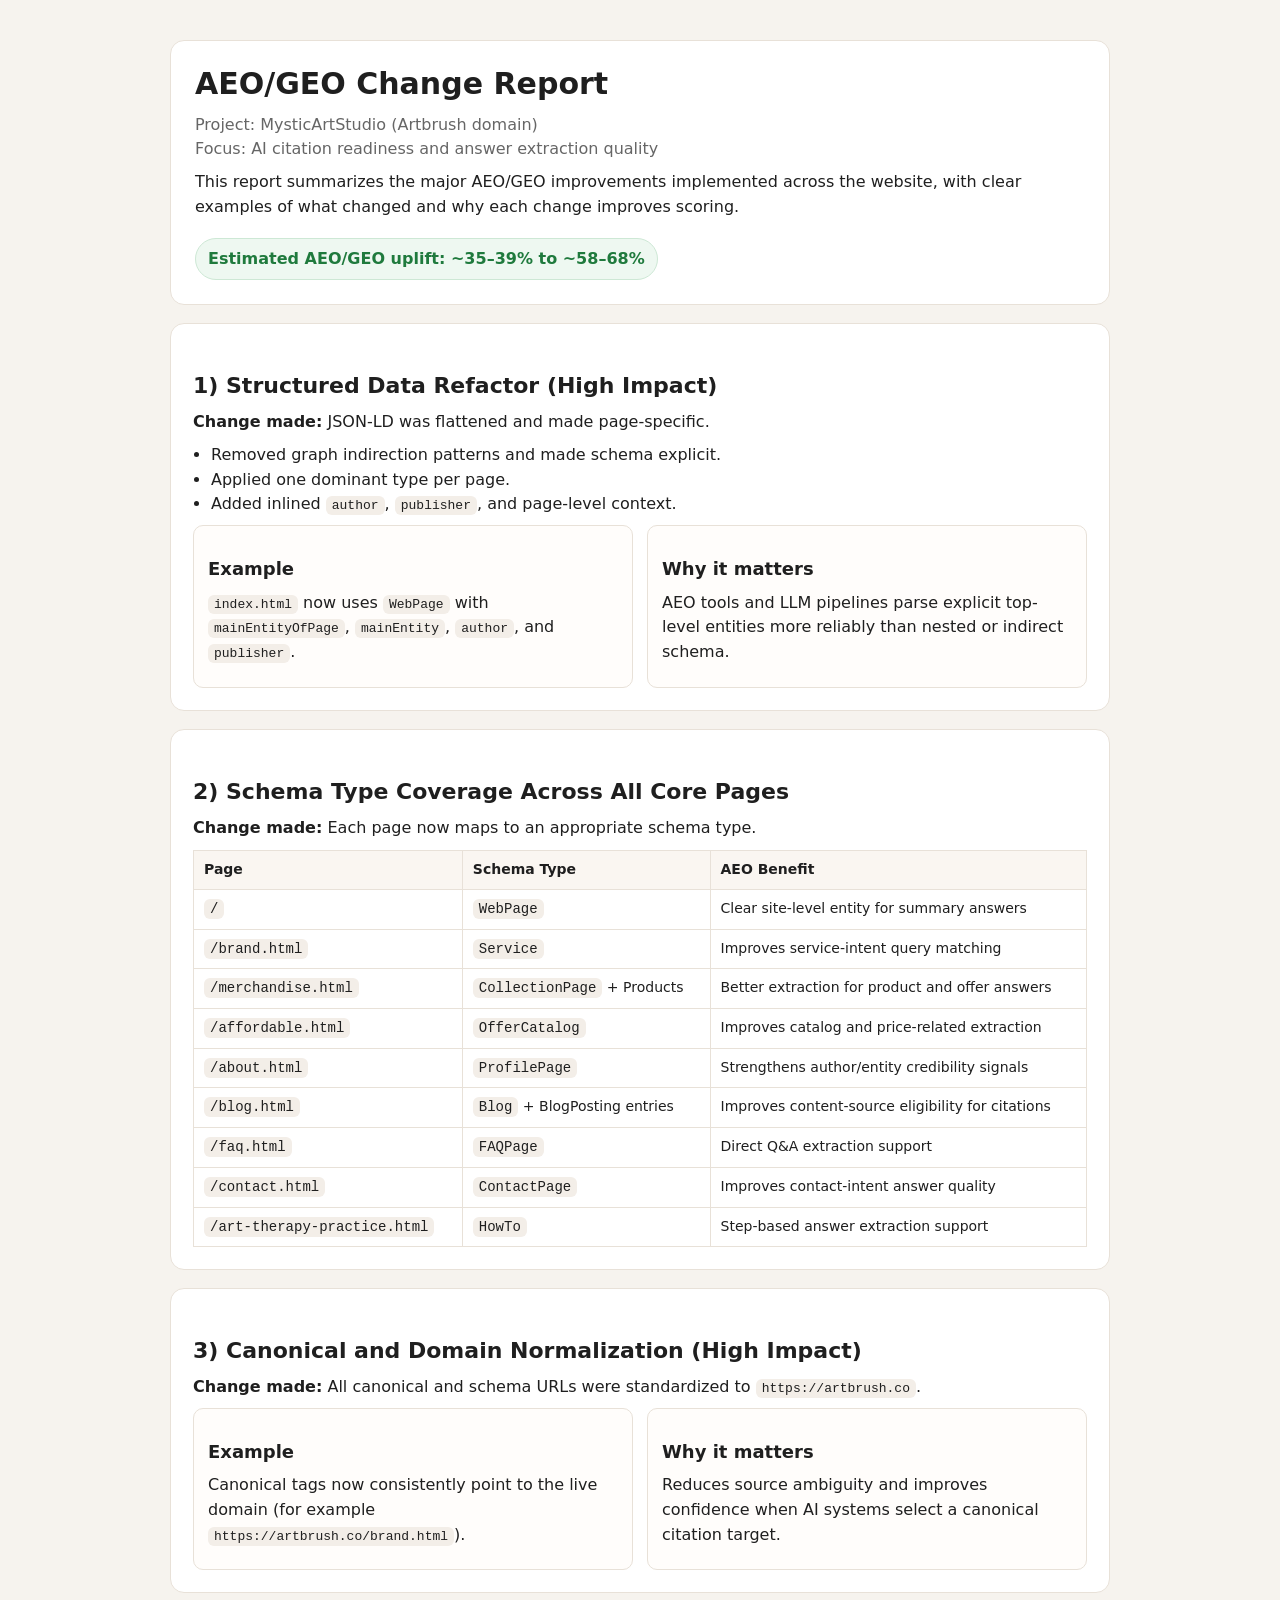
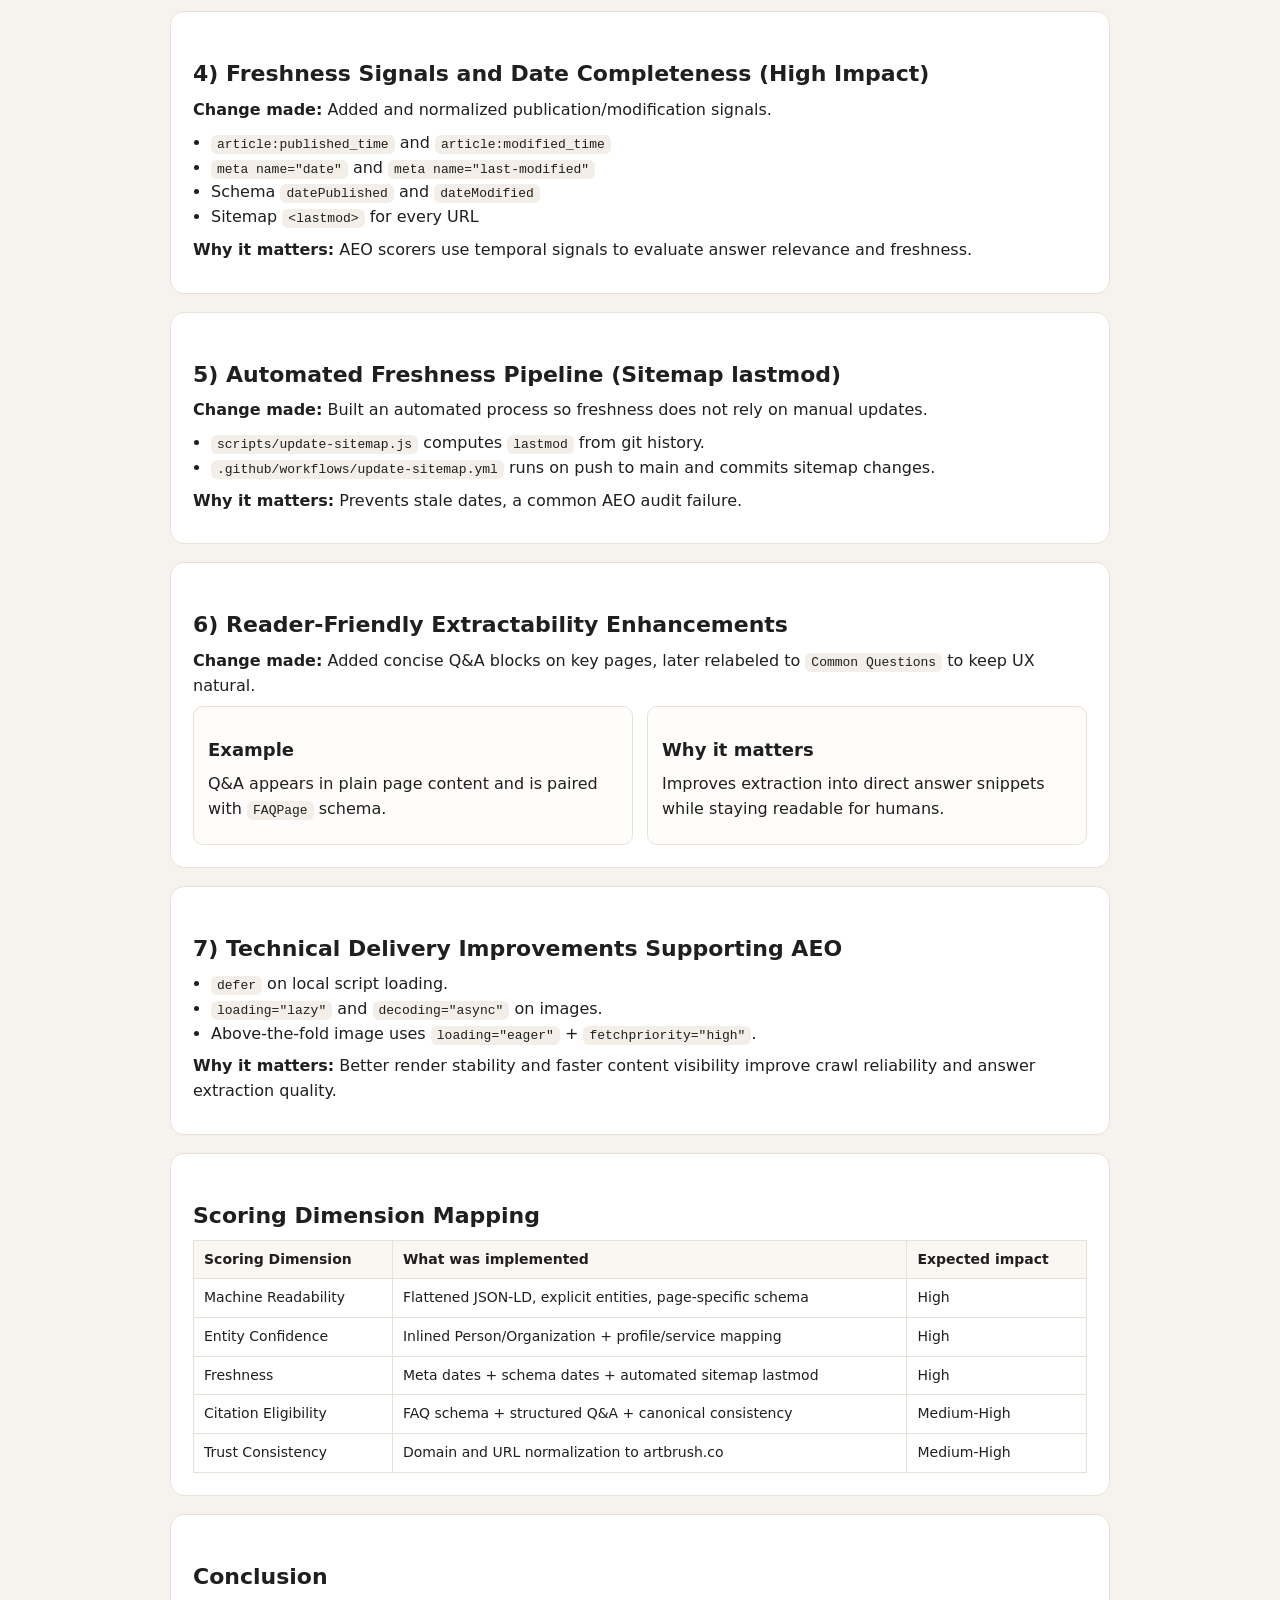
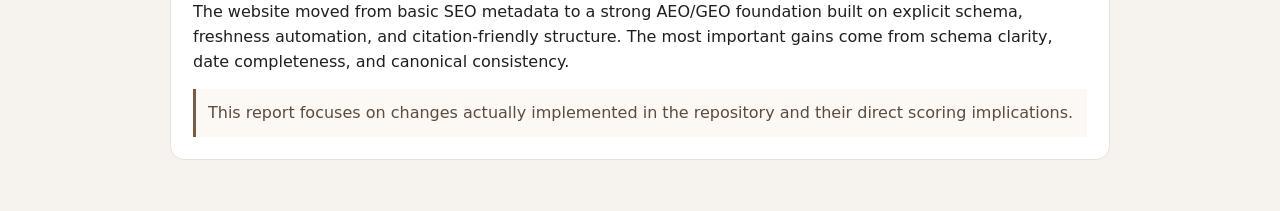
<file: docs/AEO-GEO-CHANGE-REPORT.html>
<!DOCTYPE html>
<html lang="en">
  <head>
    <meta charset="UTF-8" />
    <meta name="viewport" content="width=device-width, initial-scale=1.0" />
    <title>AEO/GEO Change Report - MysticArtStudio</title>
    <style>
      :root {
        --bg: #f6f3ee;
        --card: #ffffff;
        --text: #1f1f1f;
        --muted: #666;
        --accent: #7a5b43;
        --border: #e8e1d8;
        --good: #1f7a3d;
      }

      * {
        box-sizing: border-box;
      }

      body {
        margin: 0;
        font-family: Inter, system-ui, -apple-system, Segoe UI, Roboto, sans-serif;
        background: var(--bg);
        color: var(--text);
        line-height: 1.55;
      }

      .wrap {
        max-width: 980px;
        margin: 0 auto;
        padding: 40px 20px 60px;
      }

      .hero {
        background: var(--card);
        border: 1px solid var(--border);
        border-radius: 14px;
        padding: 24px;
      }

      h1,
      h2,
      h3 {
        margin: 0 0 10px;
        line-height: 1.25;
      }

      h1 {
        font-size: 30px;
      }

      h2 {
        margin-top: 26px;
        font-size: 22px;
      }

      h3 {
        margin-top: 18px;
        font-size: 18px;
      }

      p {
        margin: 8px 0;
      }

      .muted {
        color: var(--muted);
      }

      .kpi {
        display: inline-block;
        margin-top: 10px;
        padding: 8px 12px;
        border-radius: 999px;
        background: #eef8f1;
        border: 1px solid #cde8d5;
        color: var(--good);
        font-weight: 600;
      }

      .section {
        margin-top: 18px;
        background: var(--card);
        border: 1px solid var(--border);
        border-radius: 14px;
        padding: 22px;
      }

      .grid {
        display: grid;
        gap: 14px;
        grid-template-columns: repeat(auto-fit, minmax(280px, 1fr));
      }

      .tile {
        border: 1px solid var(--border);
        border-radius: 10px;
        padding: 14px;
        background: #fffdfb;
      }

      ul {
        margin: 8px 0 8px 18px;
        padding: 0;
      }

      code {
        background: #f3eee8;
        padding: 2px 6px;
        border-radius: 6px;
      }

      table {
        width: 100%;
        border-collapse: collapse;
        margin-top: 10px;
        font-size: 14px;
      }

      th,
      td {
        border: 1px solid var(--border);
        padding: 8px 10px;
        text-align: left;
        vertical-align: top;
      }

      th {
        background: #faf6f1;
      }

      .note {
        margin-top: 14px;
        padding: 12px;
        border-left: 3px solid var(--accent);
        background: #fcf8f4;
        color: #5a4c3f;
      }
    </style>
    <link rel="icon" type="image/png" href="../assets/images/logo.png" />
    <link rel="apple-touch-icon" href="../assets/images/logo.png" />
  </head>
  <body>
    <main class="wrap">
      <section class="hero">
        <h1>AEO/GEO Change Report</h1>
        <p class="muted">
          Project: MysticArtStudio (Artbrush domain)
          <br />
          Focus: AI citation readiness and answer extraction quality
        </p>
        <p>
          This report summarizes the major AEO/GEO improvements implemented across the
          website, with clear examples of what changed and why each change improves
          scoring.
        </p>
        <span class="kpi">Estimated AEO/GEO uplift: ~35–39% to ~58–68%</span>
      </section>

      <section class="section">
        <h2>1) Structured Data Refactor (High Impact)</h2>
        <p><strong>Change made:</strong> JSON-LD was flattened and made page-specific.</p>
        <ul>
          <li>Removed graph indirection patterns and made schema explicit.</li>
          <li>Applied one dominant type per page.</li>
          <li>Added inlined <code>author</code>, <code>publisher</code>, and page-level context.</li>
        </ul>
        <div class="grid">
          <div class="tile">
            <h3>Example</h3>
            <p>
              <code>index.html</code> now uses <code>WebPage</code> with
              <code>mainEntityOfPage</code>, <code>mainEntity</code>, <code>author</code>,
              and <code>publisher</code>.
            </p>
          </div>
          <div class="tile">
            <h3>Why it matters</h3>
            <p>
              AEO tools and LLM pipelines parse explicit top-level entities more reliably than
              nested or indirect schema.
            </p>
          </div>
        </div>
      </section>

      <section class="section">
        <h2>2) Schema Type Coverage Across All Core Pages</h2>
        <p><strong>Change made:</strong> Each page now maps to an appropriate schema type.</p>
        <table>
          <thead>
            <tr>
              <th>Page</th>
              <th>Schema Type</th>
              <th>AEO Benefit</th>
            </tr>
          </thead>
          <tbody>
            <tr>
              <td><code>/</code></td>
              <td><code>WebPage</code></td>
              <td>Clear site-level entity for summary answers</td>
            </tr>
            <tr>
              <td><code>/brand.html</code></td>
              <td><code>Service</code></td>
              <td>Improves service-intent query matching</td>
            </tr>
            <tr>
              <td><code>/merchandise.html</code></td>
              <td><code>CollectionPage</code> + Products</td>
              <td>Better extraction for product and offer answers</td>
            </tr>
            <tr>
              <td><code>/affordable.html</code></td>
              <td><code>OfferCatalog</code></td>
              <td>Improves catalog and price-related extraction</td>
            </tr>
            <tr>
              <td><code>/about.html</code></td>
              <td><code>ProfilePage</code></td>
              <td>Strengthens author/entity credibility signals</td>
            </tr>
            <tr>
              <td><code>/blog.html</code></td>
              <td><code>Blog</code> + BlogPosting entries</td>
              <td>Improves content-source eligibility for citations</td>
            </tr>
            <tr>
              <td><code>/faq.html</code></td>
              <td><code>FAQPage</code></td>
              <td>Direct Q&A extraction support</td>
            </tr>
            <tr>
              <td><code>/contact.html</code></td>
              <td><code>ContactPage</code></td>
              <td>Improves contact-intent answer quality</td>
            </tr>
            <tr>
              <td><code>/art-therapy-practice.html</code></td>
              <td><code>HowTo</code></td>
              <td>Step-based answer extraction support</td>
            </tr>
          </tbody>
        </table>
      </section>

      <section class="section">
        <h2>3) Canonical and Domain Normalization (High Impact)</h2>
        <p>
          <strong>Change made:</strong> All canonical and schema URLs were standardized to
          <code>https://artbrush.co</code>.
        </p>
        <div class="grid">
          <div class="tile">
            <h3>Example</h3>
            <p>
              Canonical tags now consistently point to the live domain
              (for example <code>https://artbrush.co/brand.html</code>).
            </p>
          </div>
          <div class="tile">
            <h3>Why it matters</h3>
            <p>
              Reduces source ambiguity and improves confidence when AI systems select a
              canonical citation target.
            </p>
          </div>
        </div>
      </section>

      <section class="section">
        <h2>4) Freshness Signals and Date Completeness (High Impact)</h2>
        <p><strong>Change made:</strong> Added and normalized publication/modification signals.</p>
        <ul>
          <li><code>article:published_time</code> and <code>article:modified_time</code></li>
          <li><code>meta name="date"</code> and <code>meta name="last-modified"</code></li>
          <li>Schema <code>datePublished</code> and <code>dateModified</code></li>
          <li>Sitemap <code>&lt;lastmod&gt;</code> for every URL</li>
        </ul>
        <p>
          <strong>Why it matters:</strong> AEO scorers use temporal signals to evaluate
          answer relevance and freshness.
        </p>
      </section>

      <section class="section">
        <h2>5) Automated Freshness Pipeline (Sitemap lastmod)</h2>
        <p>
          <strong>Change made:</strong> Built an automated process so freshness does not rely on
          manual updates.
        </p>
        <ul>
          <li>
            <code>scripts/update-sitemap.js</code> computes <code>lastmod</code> from git history.
          </li>
          <li>
            <code>.github/workflows/update-sitemap.yml</code> runs on push to main and commits
            sitemap changes.
          </li>
        </ul>
        <p><strong>Why it matters:</strong> Prevents stale dates, a common AEO audit failure.</p>
      </section>

      <section class="section">
        <h2>6) Reader-Friendly Extractability Enhancements</h2>
        <p>
          <strong>Change made:</strong> Added concise Q&A blocks on key pages, later relabeled to
          <code>Common Questions</code> to keep UX natural.
        </p>
        <div class="grid">
          <div class="tile">
            <h3>Example</h3>
            <p>
              Q&A appears in plain page content and is paired with <code>FAQPage</code> schema.
            </p>
          </div>
          <div class="tile">
            <h3>Why it matters</h3>
            <p>
              Improves extraction into direct answer snippets while staying readable for
              humans.
            </p>
          </div>
        </div>
      </section>

      <section class="section">
        <h2>7) Technical Delivery Improvements Supporting AEO</h2>
        <ul>
          <li><code>defer</code> on local script loading.</li>
          <li><code>loading="lazy"</code> and <code>decoding="async"</code> on images.</li>
          <li>Above-the-fold image uses <code>loading="eager"</code> + <code>fetchpriority="high"</code>.</li>
        </ul>
        <p>
          <strong>Why it matters:</strong> Better render stability and faster content visibility
          improve crawl reliability and answer extraction quality.
        </p>
      </section>

      <section class="section">
        <h2>Scoring Dimension Mapping</h2>
        <table>
          <thead>
            <tr>
              <th>Scoring Dimension</th>
              <th>What was implemented</th>
              <th>Expected impact</th>
            </tr>
          </thead>
          <tbody>
            <tr>
              <td>Machine Readability</td>
              <td>Flattened JSON-LD, explicit entities, page-specific schema</td>
              <td>High</td>
            </tr>
            <tr>
              <td>Entity Confidence</td>
              <td>Inlined Person/Organization + profile/service mapping</td>
              <td>High</td>
            </tr>
            <tr>
              <td>Freshness</td>
              <td>Meta dates + schema dates + automated sitemap lastmod</td>
              <td>High</td>
            </tr>
            <tr>
              <td>Citation Eligibility</td>
              <td>FAQ schema + structured Q&A + canonical consistency</td>
              <td>Medium-High</td>
            </tr>
            <tr>
              <td>Trust Consistency</td>
              <td>Domain and URL normalization to artbrush.co</td>
              <td>Medium-High</td>
            </tr>
          </tbody>
        </table>
      </section>

      <section class="section">
        <h2>Conclusion</h2>
        <p>
          The website moved from basic SEO metadata to a strong AEO/GEO foundation built on
          explicit schema, freshness automation, and citation-friendly structure. The most
          important gains come from schema clarity, date completeness, and canonical
          consistency.
        </p>
        <div class="note">
          This report focuses on changes actually implemented in the repository and their
          direct scoring implications.
        </div>
      </section>
    </main>
  </body>
</html>
</file>
